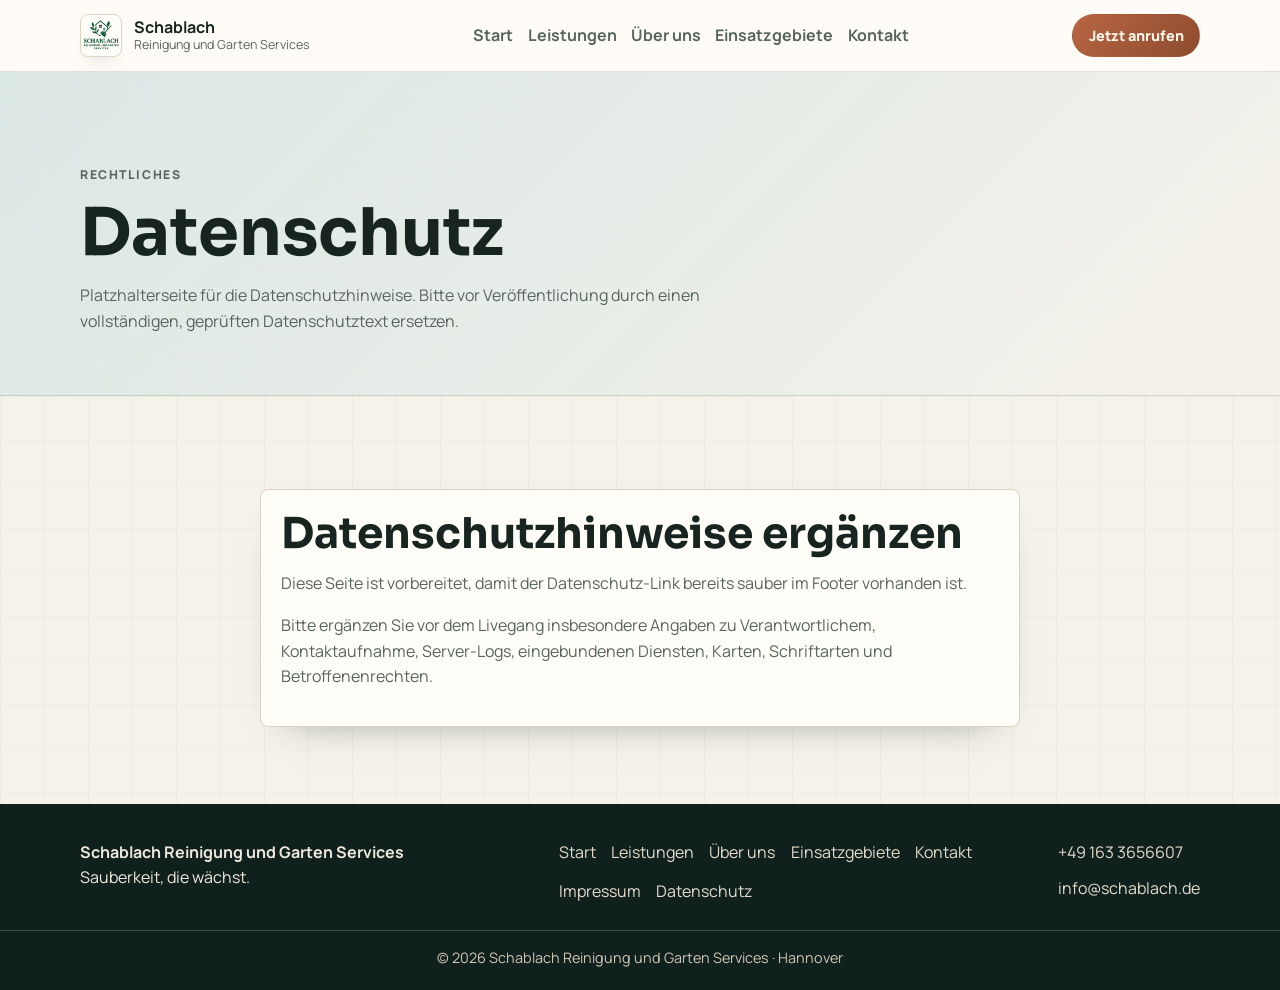
<file: datenschutz.html>
<!doctype html>
<html lang="de">
<head>
  <meta charset="utf-8">
  <meta name="viewport" content="width=device-width, initial-scale=1">
  <meta name="description" content="Datenschutz Platzhalter für Schablach Reinigung und Garten Services.">
  <title>Datenschutz | Schablach Reinigung und Garten Services</title>
  <link rel="icon" type="image/png" sizes="32x32" href="pictures/favicon-32.png">
  <link rel="shortcut icon" type="image/png" href="pictures/favicon-32.png">
  <link rel="apple-touch-icon" sizes="180x180" href="pictures/apple-touch-icon.png">
  <link rel="preconnect" href="https://fonts.googleapis.com">
  <link rel="preconnect" href="https://fonts.gstatic.com" crossorigin>
  <link href="https://fonts.googleapis.com/css2?family=Manrope:wght@400;500;600;700;800&family=Sora:wght@500;600;700;800&display=swap" rel="stylesheet">
  <link rel="stylesheet" href="styles.css">
</head>
<body>
  <header class="site-header">
    <div class="container nav-wrap">
      <a class="brand" href="index.html" aria-label="Zur Startseite">
        <span class="brand-logo-shell" aria-hidden="true">
          <img class="brand-logo" src="pictures/logo.png" alt="Schablach Logo">
        </span>
        <span>
          <strong>Schablach</strong>
          <small>Reinigung und Garten Services</small>
        </span>
      </a>
      <button class="nav-toggle" type="button" aria-label="Menü öffnen" aria-expanded="false" aria-controls="main-nav">
        <span aria-hidden="true"></span>
        <span aria-hidden="true"></span>
        <span aria-hidden="true"></span>
      </button>
      <nav id="main-nav" class="site-nav" aria-label="Hauptnavigation">
        <a data-nav href="index.html">Start</a>
        <a data-nav href="leistungen.html">Leistungen</a>
        <a data-nav href="ueber-uns.html">Über uns</a>
        <a data-nav href="einsatzgebiete.html">Einsatzgebiete</a>
        <a data-nav href="kontakt.html">Kontakt</a>
      </nav>
      <a class="btn btn-small header-call" href="tel:+491633656607">Jetzt anrufen</a>
    </div>
  </header>

  <main>
    <section class="page-hero reveal">
      <div class="container">
        <p class="eyebrow">Rechtliches</p>
        <h1>Datenschutz</h1>
        <p>Platzhalterseite für die Datenschutzhinweise. Bitte vor Veröffentlichung durch einen vollständigen, geprüften Datenschutztext ersetzen.</p>
      </div>
    </section>

    <section class="section">
      <div class="container legal-content">
        <article class="panel reveal">
          <h2>Datenschutzhinweise ergänzen</h2>
          <p>Diese Seite ist vorbereitet, damit der Datenschutz-Link bereits sauber im Footer vorhanden ist.</p>
          <p>Bitte ergänzen Sie vor dem Livegang insbesondere Angaben zu Verantwortlichem, Kontaktaufnahme, Server-Logs, eingebundenen Diensten, Karten, Schriftarten und Betroffenenrechten.</p>
        </article>
      </div>
    </section>
  </main>

  <footer class="site-footer">
    <div class="container footer-grid">
      <div>
        <strong>Schablach Reinigung und Garten Services</strong>
        <p>Sauberkeit, die wächst.</p>
      </div>
      <nav aria-label="Footer Navigation">
        <a href="index.html">Start</a>
        <a href="leistungen.html">Leistungen</a>
        <a href="ueber-uns.html">Über uns</a>
        <a href="einsatzgebiete.html">Einsatzgebiete</a>
        <a href="kontakt.html">Kontakt</a>
        <a href="impressum.html">Impressum</a>
        <a href="datenschutz.html">Datenschutz</a>
      </nav>
      <div class="footer-contact">
        <a href="tel:+491633656607">+49 163 3656607</a>
        <a href="mailto:info@schablach.de">info@schablach.de</a>
      </div>
    </div>
    <p class="copyright">© <span id="year"></span> Schablach Reinigung und Garten Services · Hannover</p>
  </footer>

  <div class="mobile-sticky-contact" aria-label="Schnellkontakt">
    <a href="tel:+491633656607">Anrufen</a>
    <a href="https://wa.me/491633656607" target="_blank" rel="noopener noreferrer">WhatsApp</a>
  </div>

  <script src="script.js"></script>
</body>
</html>
</file>
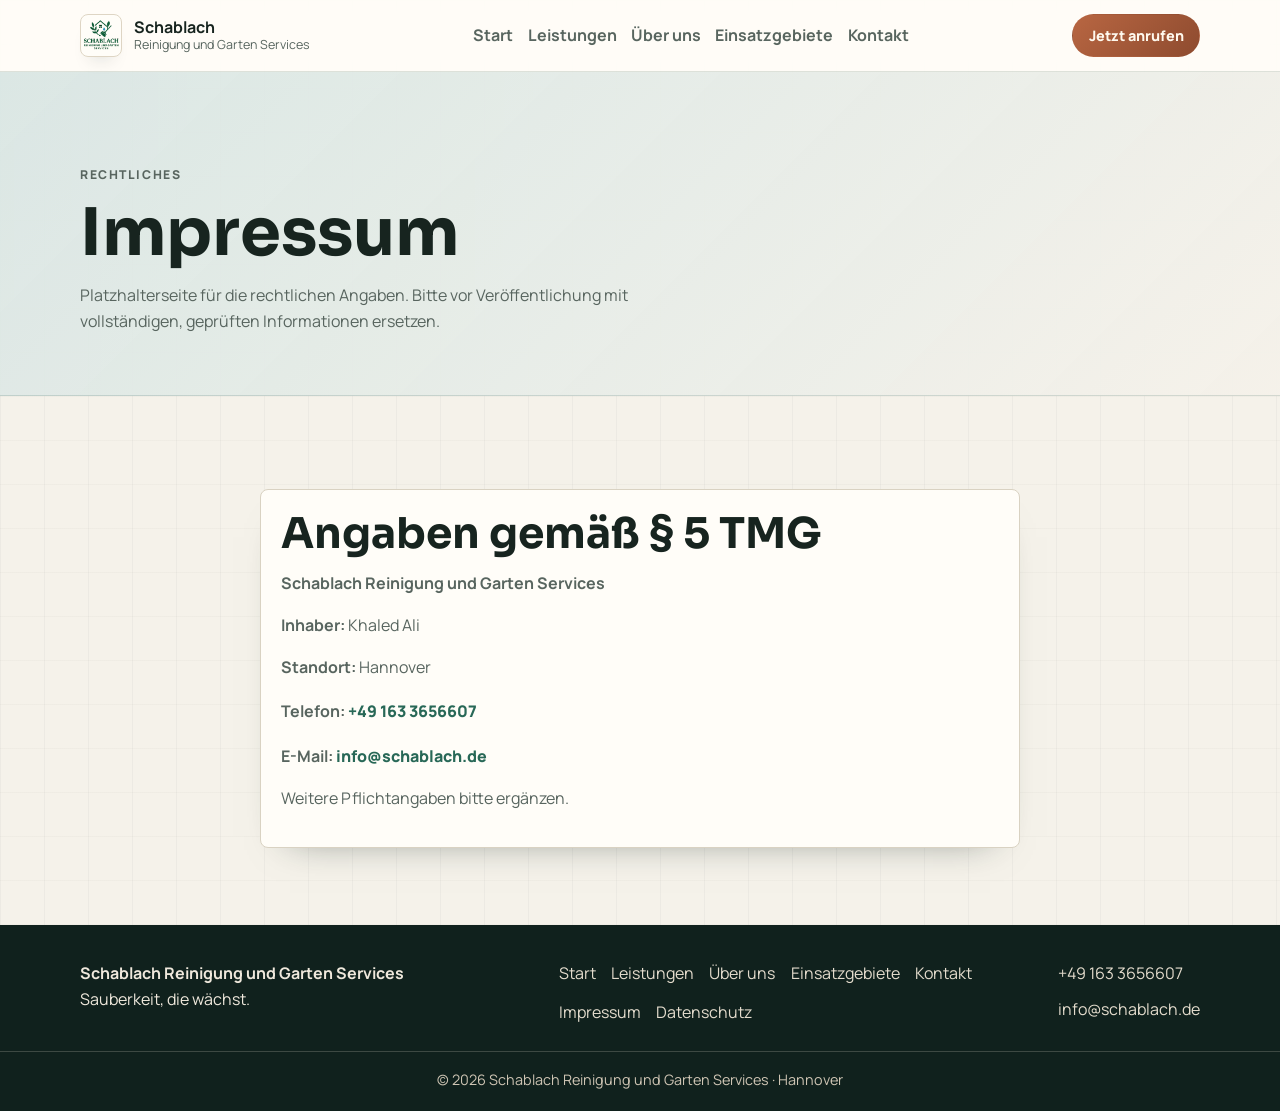
<file: impressum.html>
<!doctype html>
<html lang="de">
<head>
  <meta charset="utf-8">
  <meta name="viewport" content="width=device-width, initial-scale=1">
  <meta name="description" content="Impressum Platzhalter für Schablach Reinigung und Garten Services.">
  <title>Impressum | Schablach Reinigung und Garten Services</title>
  <link rel="icon" type="image/png" sizes="32x32" href="pictures/favicon-32.png">
  <link rel="shortcut icon" type="image/png" href="pictures/favicon-32.png">
  <link rel="apple-touch-icon" sizes="180x180" href="pictures/apple-touch-icon.png">
  <link rel="preconnect" href="https://fonts.googleapis.com">
  <link rel="preconnect" href="https://fonts.gstatic.com" crossorigin>
  <link href="https://fonts.googleapis.com/css2?family=Manrope:wght@400;500;600;700;800&family=Sora:wght@500;600;700;800&display=swap" rel="stylesheet">
  <link rel="stylesheet" href="styles.css">
</head>
<body>
  <header class="site-header">
    <div class="container nav-wrap">
      <a class="brand" href="index.html" aria-label="Zur Startseite">
        <span class="brand-logo-shell" aria-hidden="true">
          <img class="brand-logo" src="pictures/logo.png" alt="Schablach Logo">
        </span>
        <span>
          <strong>Schablach</strong>
          <small>Reinigung und Garten Services</small>
        </span>
      </a>
      <button class="nav-toggle" type="button" aria-label="Menü öffnen" aria-expanded="false" aria-controls="main-nav">
        <span aria-hidden="true"></span>
        <span aria-hidden="true"></span>
        <span aria-hidden="true"></span>
      </button>
      <nav id="main-nav" class="site-nav" aria-label="Hauptnavigation">
        <a data-nav href="index.html">Start</a>
        <a data-nav href="leistungen.html">Leistungen</a>
        <a data-nav href="ueber-uns.html">Über uns</a>
        <a data-nav href="einsatzgebiete.html">Einsatzgebiete</a>
        <a data-nav href="kontakt.html">Kontakt</a>
      </nav>
      <a class="btn btn-small header-call" href="tel:+491633656607">Jetzt anrufen</a>
    </div>
  </header>

  <main>
    <section class="page-hero reveal">
      <div class="container">
        <p class="eyebrow">Rechtliches</p>
        <h1>Impressum</h1>
        <p>Platzhalterseite für die rechtlichen Angaben. Bitte vor Veröffentlichung mit vollständigen, geprüften Informationen ersetzen.</p>
      </div>
    </section>

    <section class="section">
      <div class="container legal-content">
        <article class="panel reveal">
          <h2>Angaben gemäß § 5 TMG</h2>
          <p><strong>Schablach Reinigung und Garten Services</strong></p>
          <p><strong>Inhaber:</strong> Khaled Ali</p>
          <p><strong>Standort:</strong> Hannover</p>
          <p><strong>Telefon:</strong> <a class="text-link" href="tel:+491633656607">+49 163 3656607</a></p>
          <p><strong>E-Mail:</strong> <a class="text-link" href="mailto:info@schablach.de">info@schablach.de</a></p>
          <p>Weitere Pflichtangaben bitte ergänzen.</p>
        </article>
      </div>
    </section>
  </main>

  <footer class="site-footer">
    <div class="container footer-grid">
      <div>
        <strong>Schablach Reinigung und Garten Services</strong>
        <p>Sauberkeit, die wächst.</p>
      </div>
      <nav aria-label="Footer Navigation">
        <a href="index.html">Start</a>
        <a href="leistungen.html">Leistungen</a>
        <a href="ueber-uns.html">Über uns</a>
        <a href="einsatzgebiete.html">Einsatzgebiete</a>
        <a href="kontakt.html">Kontakt</a>
        <a href="impressum.html">Impressum</a>
        <a href="datenschutz.html">Datenschutz</a>
      </nav>
      <div class="footer-contact">
        <a href="tel:+491633656607">+49 163 3656607</a>
        <a href="mailto:info@schablach.de">info@schablach.de</a>
      </div>
    </div>
    <p class="copyright">© <span id="year"></span> Schablach Reinigung und Garten Services · Hannover</p>
  </footer>

  <div class="mobile-sticky-contact" aria-label="Schnellkontakt">
    <a href="tel:+491633656607">Anrufen</a>
    <a href="https://wa.me/491633656607" target="_blank" rel="noopener noreferrer">WhatsApp</a>
  </div>

  <script src="script.js"></script>
</body>
</html>
</file>
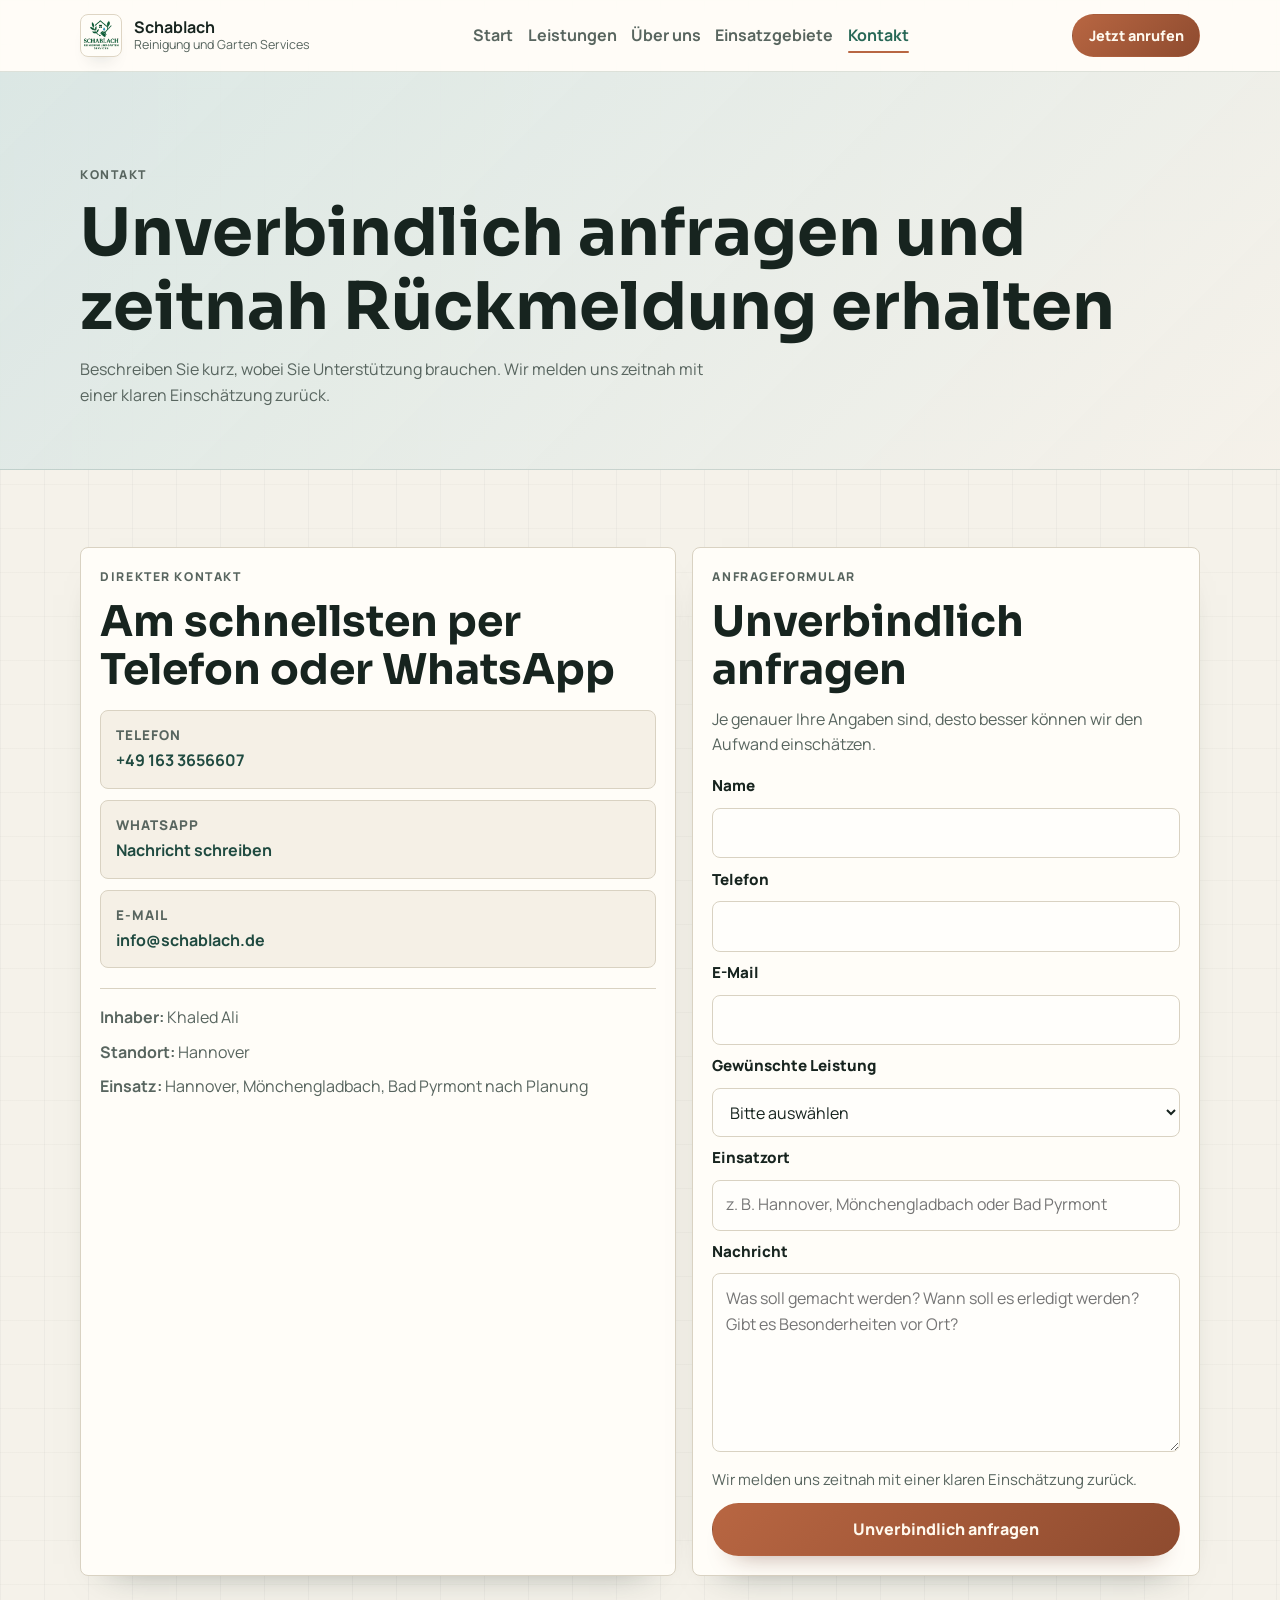
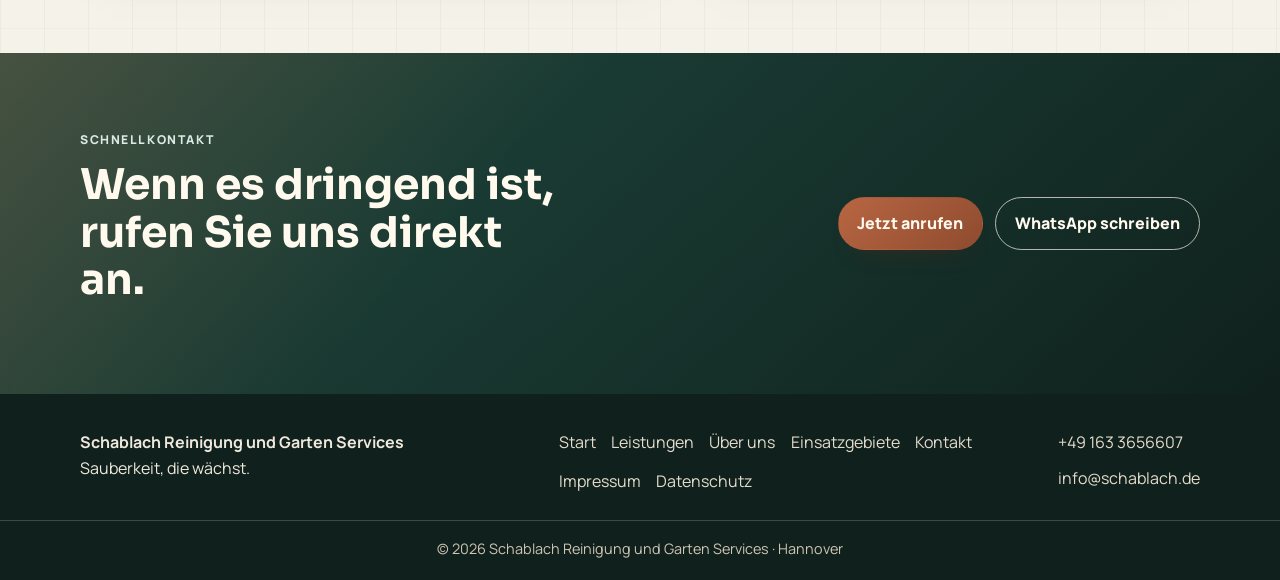
<file: kontakt.html>
<!doctype html>
<html lang="de">
<head>
  <meta charset="utf-8">
  <meta name="viewport" content="width=device-width, initial-scale=1">
  <meta name="description" content="Kontakt zu Schablach Reinigung und Garten Services in Hannover. Telefon, WhatsApp, E-Mail und Anfrageformular.">
  <title>Kontakt | Schablach Reinigung und Garten Services</title>
  <link rel="icon" type="image/png" sizes="32x32" href="pictures/favicon-32.png">
  <link rel="shortcut icon" type="image/png" href="pictures/favicon-32.png">
  <link rel="apple-touch-icon" sizes="180x180" href="pictures/apple-touch-icon.png">
  <link rel="preconnect" href="https://fonts.googleapis.com">
  <link rel="preconnect" href="https://fonts.gstatic.com" crossorigin>
  <link href="https://fonts.googleapis.com/css2?family=Manrope:wght@400;500;600;700;800&family=Sora:wght@500;600;700;800&display=swap" rel="stylesheet">
  <link rel="stylesheet" href="styles.css">
</head>
<body>
  <header class="site-header">
    <div class="container nav-wrap">
      <a class="brand" href="index.html" aria-label="Zur Startseite">
        <span class="brand-logo-shell" aria-hidden="true">
          <img class="brand-logo" src="pictures/logo.png" alt="Schablach Logo">
        </span>
        <span>
          <strong>Schablach</strong>
          <small>Reinigung und Garten Services</small>
        </span>
      </a>
      <button class="nav-toggle" type="button" aria-label="Menü öffnen" aria-expanded="false" aria-controls="main-nav">
        <span aria-hidden="true"></span>
        <span aria-hidden="true"></span>
        <span aria-hidden="true"></span>
      </button>
      <nav id="main-nav" class="site-nav" aria-label="Hauptnavigation">
        <a data-nav href="index.html">Start</a>
        <a data-nav href="leistungen.html">Leistungen</a>
        <a data-nav href="ueber-uns.html">Über uns</a>
        <a data-nav href="einsatzgebiete.html">Einsatzgebiete</a>
        <a data-nav href="kontakt.html">Kontakt</a>
      </nav>
      <a class="btn btn-small header-call" href="tel:+491633656607">Jetzt anrufen</a>
    </div>
  </header>

  <main>
    <section class="page-hero reveal">
      <div class="container">
        <p class="eyebrow">Kontakt</p>
        <h1>Unverbindlich anfragen und zeitnah Rückmeldung erhalten</h1>
        <p>Beschreiben Sie kurz, wobei Sie Unterstützung brauchen. Wir melden uns zeitnah mit einer klaren Einschätzung zurück.</p>
      </div>
    </section>

    <section class="section">
      <div class="container contact-grid-page">
        <article class="contact-box reveal">
          <p class="eyebrow">Direkter Kontakt</p>
          <h2>Am schnellsten per Telefon oder WhatsApp</h2>
          <div class="contact-methods">
            <a class="contact-method" href="tel:+491633656607">
              <span>Telefon</span>
              <strong>+49 163 3656607</strong>
            </a>
            <a class="contact-method" href="https://wa.me/491633656607" target="_blank" rel="noopener noreferrer">
              <span>WhatsApp</span>
              <strong>Nachricht schreiben</strong>
            </a>
            <a class="contact-method" href="mailto:info@schablach.de">
              <span>E-Mail</span>
              <strong>info@schablach.de</strong>
            </a>
          </div>
          <div class="contact-facts">
            <p><strong>Inhaber:</strong> Khaled Ali</p>
            <p><strong>Standort:</strong> Hannover</p>
            <p><strong>Einsatz:</strong> Hannover, Mönchengladbach, Bad Pyrmont nach Planung</p>
          </div>
        </article>

        <article class="contact-box reveal">
          <p class="eyebrow">Anfrageformular</p>
          <h2>Unverbindlich anfragen</h2>
          <p>Je genauer Ihre Angaben sind, desto besser können wir den Aufwand einschätzen.</p>
          <form class="contact-form" action="mailto:info@schablach.de" method="post" enctype="text/plain">
            <label for="name">Name</label>
            <input id="name" name="Name" type="text" autocomplete="name" required>

            <label for="phone">Telefon</label>
            <input id="phone" name="Telefon" type="tel" autocomplete="tel" required>

            <label for="mail">E-Mail</label>
            <input id="mail" name="E-Mail" type="email" autocomplete="email">

            <label for="service">Gewünschte Leistung</label>
            <select id="service" name="Gewünschte Leistung" required>
              <option value="">Bitte auswählen</option>
              <option>Reinigung</option>
              <option>Entrümpelung</option>
              <option>Gartenpflege</option>
              <option>Bodenarbeiten</option>
              <option>Mehrere Leistungen</option>
            </select>

            <label for="location">Einsatzort</label>
            <input id="location" name="Einsatzort" type="text" autocomplete="address-level2" placeholder="z. B. Hannover, Mönchengladbach oder Bad Pyrmont" required>

            <label for="message">Nachricht</label>
            <textarea id="message" name="Nachricht" rows="6" placeholder="Was soll gemacht werden? Wann soll es erledigt werden? Gibt es Besonderheiten vor Ort?" required></textarea>

            <p class="form-note">Wir melden uns zeitnah mit einer klaren Einschätzung zurück.</p>
            <button class="btn" type="submit">Unverbindlich anfragen</button>
          </form>
        </article>
      </div>
    </section>

    <section class="section cta-strip reveal">
      <div class="container cta-content">
        <div>
          <p class="eyebrow light">Schnellkontakt</p>
          <h2>Wenn es dringend ist, rufen Sie uns direkt an.</h2>
        </div>
        <div class="cta-actions">
          <a class="btn" href="tel:+491633656607">Jetzt anrufen</a>
          <a class="btn btn-ghost-light" href="https://wa.me/491633656607" target="_blank" rel="noopener noreferrer">WhatsApp schreiben</a>
        </div>
      </div>
    </section>
  </main>

  <footer class="site-footer">
    <div class="container footer-grid">
      <div>
        <strong>Schablach Reinigung und Garten Services</strong>
        <p>Sauberkeit, die wächst.</p>
      </div>
      <nav aria-label="Footer Navigation">
        <a href="index.html">Start</a>
        <a href="leistungen.html">Leistungen</a>
        <a href="ueber-uns.html">Über uns</a>
        <a href="einsatzgebiete.html">Einsatzgebiete</a>
        <a href="kontakt.html">Kontakt</a>
        <a href="impressum.html">Impressum</a>
        <a href="datenschutz.html">Datenschutz</a>
      </nav>
      <div class="footer-contact">
        <a href="tel:+491633656607">+49 163 3656607</a>
        <a href="mailto:info@schablach.de">info@schablach.de</a>
      </div>
    </div>
    <p class="copyright">© <span id="year"></span> Schablach Reinigung und Garten Services · Hannover</p>
  </footer>

  <div class="mobile-sticky-contact" aria-label="Schnellkontakt">
    <a href="tel:+491633656607">Anrufen</a>
    <a href="https://wa.me/491633656607" target="_blank" rel="noopener noreferrer">WhatsApp</a>
  </div>

  <script src="script.js"></script>
</body>
</html>
</file>
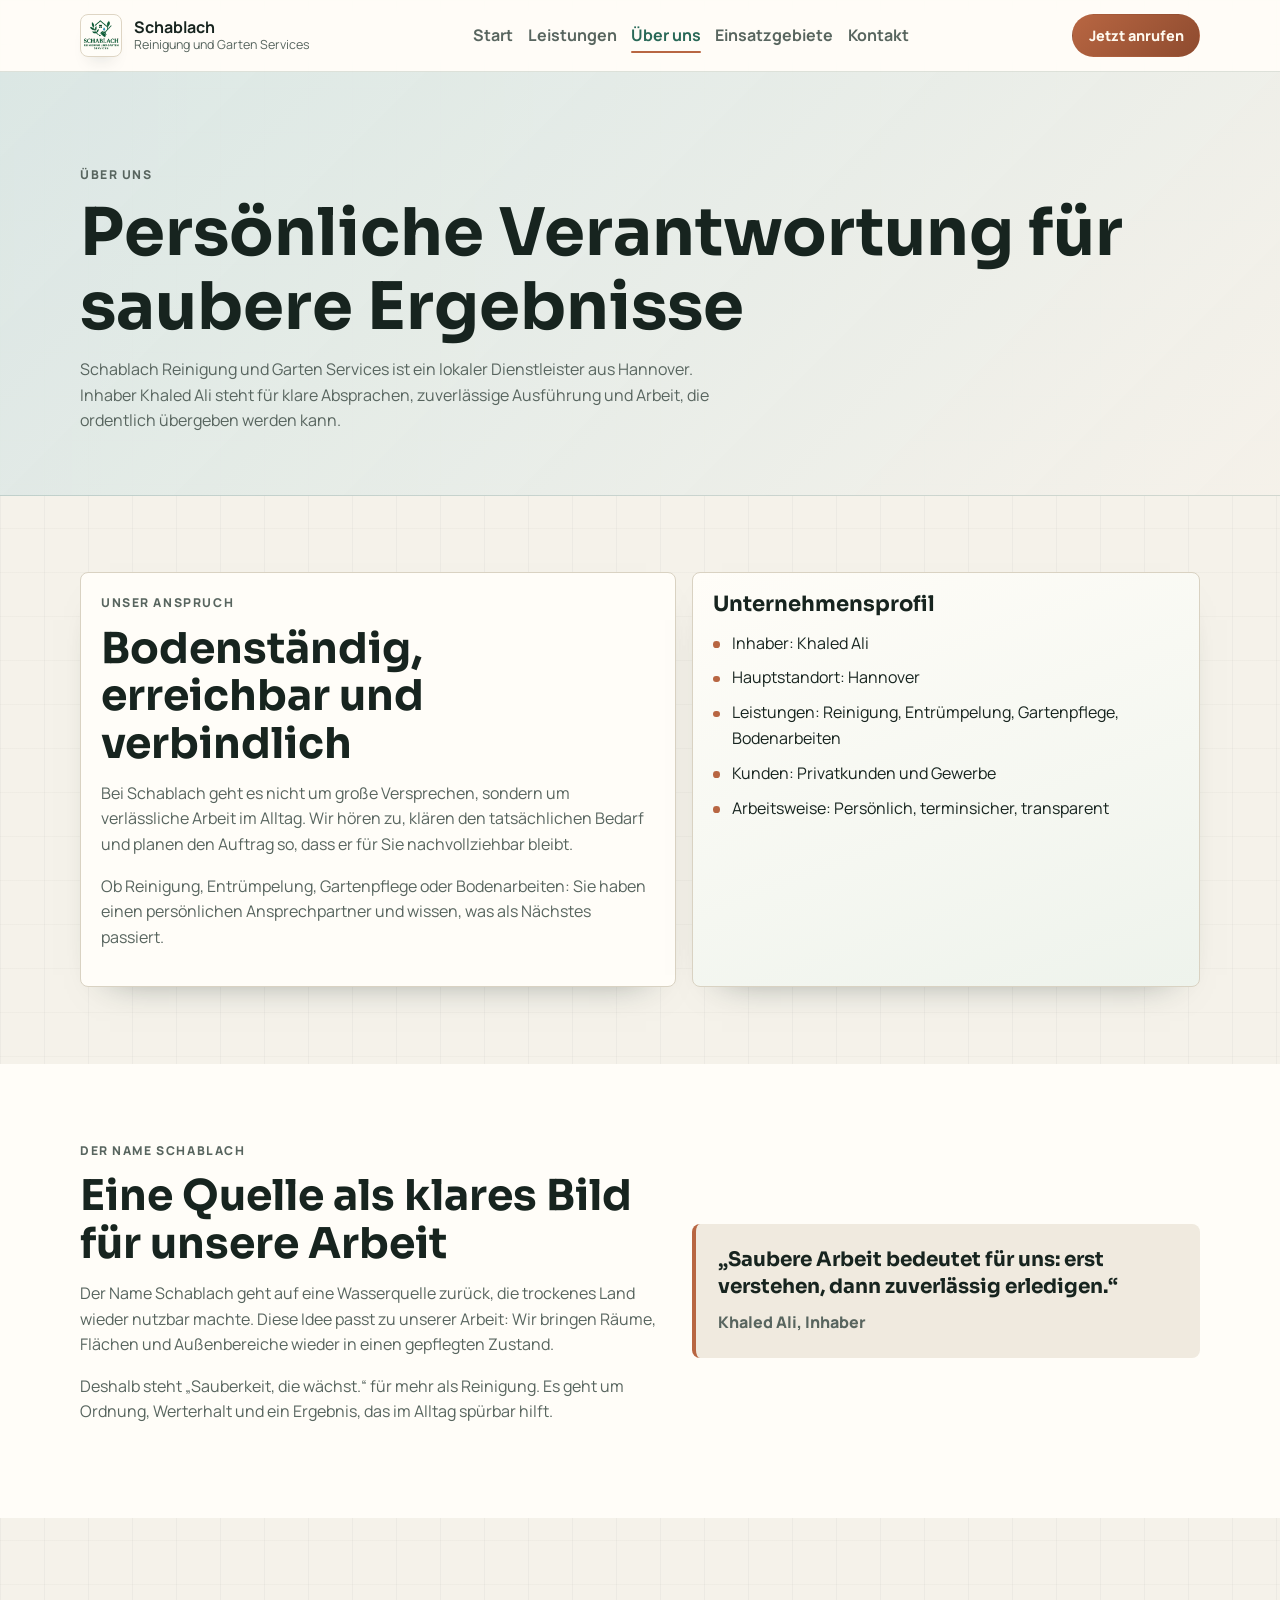
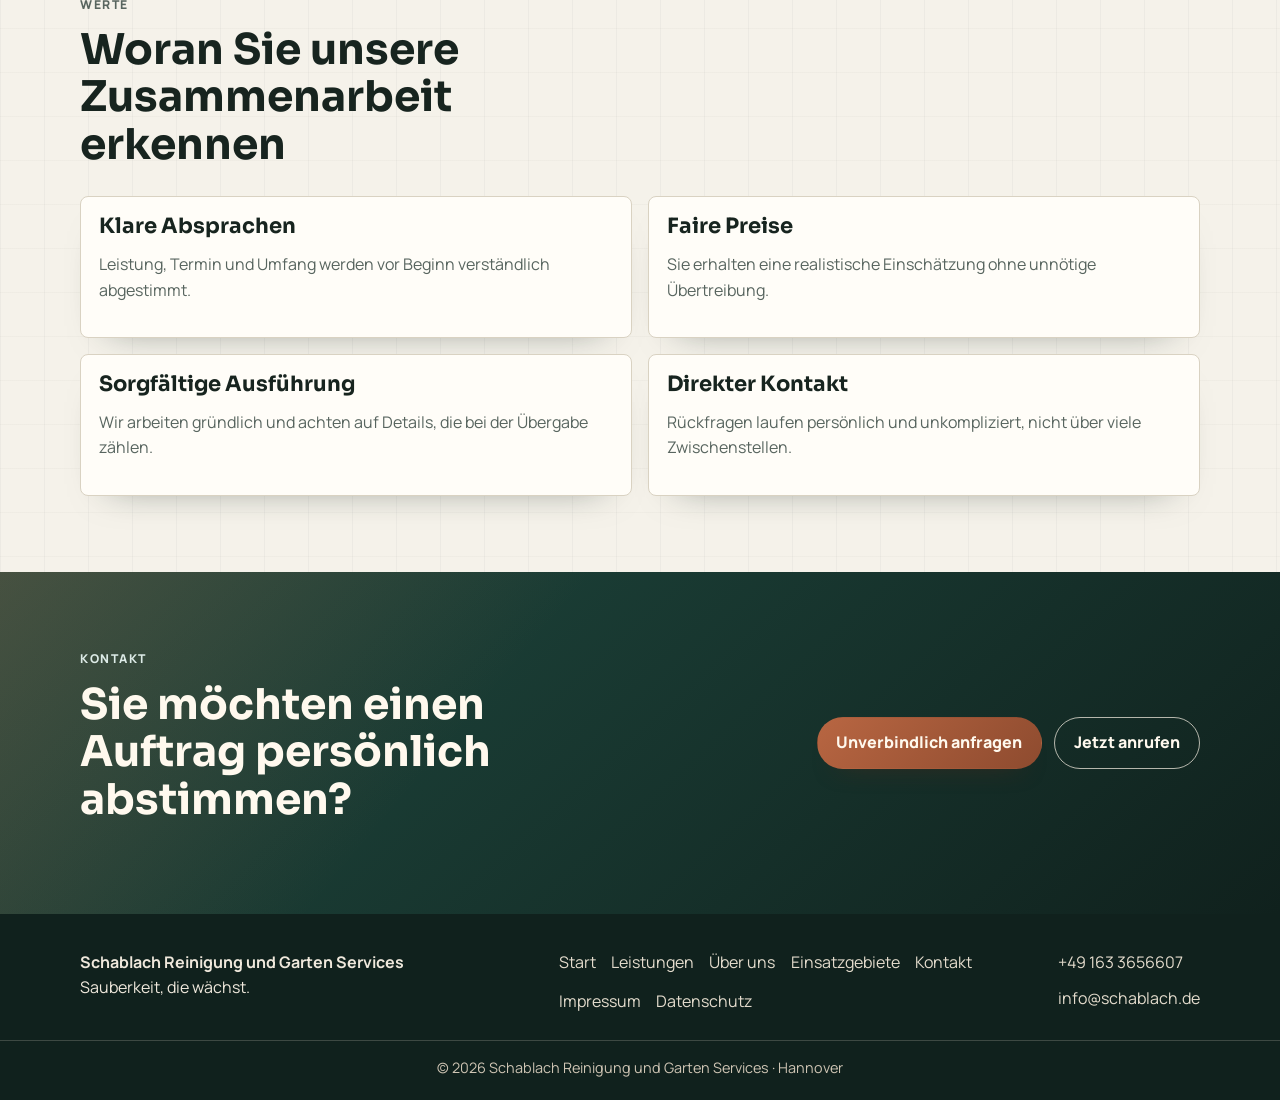
<file: ueber-uns.html>
<!doctype html>
<html lang="de">
<head>
  <meta charset="utf-8">
  <meta name="viewport" content="width=device-width, initial-scale=1">
  <meta name="description" content="Über Schablach Reinigung und Garten Services aus Hannover. Persönliche Betreuung, klare Absprachen und zuverlässige Ausführung.">
  <title>Über uns | Schablach Reinigung und Garten Services</title>
  <link rel="icon" type="image/png" sizes="32x32" href="pictures/favicon-32.png">
  <link rel="shortcut icon" type="image/png" href="pictures/favicon-32.png">
  <link rel="apple-touch-icon" sizes="180x180" href="pictures/apple-touch-icon.png">
  <link rel="preconnect" href="https://fonts.googleapis.com">
  <link rel="preconnect" href="https://fonts.gstatic.com" crossorigin>
  <link href="https://fonts.googleapis.com/css2?family=Manrope:wght@400;500;600;700;800&family=Sora:wght@500;600;700;800&display=swap" rel="stylesheet">
  <link rel="stylesheet" href="styles.css">
</head>
<body>
  <header class="site-header">
    <div class="container nav-wrap">
      <a class="brand" href="index.html" aria-label="Zur Startseite">
        <span class="brand-logo-shell" aria-hidden="true">
          <img class="brand-logo" src="pictures/logo.png" alt="Schablach Logo">
        </span>
        <span>
          <strong>Schablach</strong>
          <small>Reinigung und Garten Services</small>
        </span>
      </a>
      <button class="nav-toggle" type="button" aria-label="Menü öffnen" aria-expanded="false" aria-controls="main-nav">
        <span aria-hidden="true"></span>
        <span aria-hidden="true"></span>
        <span aria-hidden="true"></span>
      </button>
      <nav id="main-nav" class="site-nav" aria-label="Hauptnavigation">
        <a data-nav href="index.html">Start</a>
        <a data-nav href="leistungen.html">Leistungen</a>
        <a data-nav href="ueber-uns.html">Über uns</a>
        <a data-nav href="einsatzgebiete.html">Einsatzgebiete</a>
        <a data-nav href="kontakt.html">Kontakt</a>
      </nav>
      <a class="btn btn-small header-call" href="tel:+491633656607">Jetzt anrufen</a>
    </div>
  </header>

  <main>
    <section class="page-hero reveal">
      <div class="container">
        <p class="eyebrow">Über uns</p>
        <h1>Persönliche Verantwortung für saubere Ergebnisse</h1>
        <p>Schablach Reinigung und Garten Services ist ein lokaler Dienstleister aus Hannover. Inhaber Khaled Ali steht für klare Absprachen, zuverlässige Ausführung und Arbeit, die ordentlich übergeben werden kann.</p>
      </div>
    </section>

    <section class="section">
      <div class="container split-grid">
        <article class="panel reveal">
          <p class="eyebrow">Unser Anspruch</p>
          <h2>Bodenständig, erreichbar und verbindlich</h2>
          <p>
            Bei Schablach geht es nicht um große Versprechen, sondern um verlässliche Arbeit im Alltag. Wir hören zu, klären den tatsächlichen Bedarf und planen den Auftrag so, dass er für Sie nachvollziehbar bleibt.
          </p>
          <p>
            Ob Reinigung, Entrümpelung, Gartenpflege oder Bodenarbeiten: Sie haben einen persönlichen Ansprechpartner und wissen, was als Nächstes passiert.
          </p>
        </article>
        <article class="panel panel-soft reveal">
          <h3>Unternehmensprofil</h3>
          <ul class="clean-list">
            <li>Inhaber: Khaled Ali</li>
            <li>Hauptstandort: Hannover</li>
            <li>Leistungen: Reinigung, Entrümpelung, Gartenpflege, Bodenarbeiten</li>
            <li>Kunden: Privatkunden und Gewerbe</li>
            <li>Arbeitsweise: Persönlich, terminsicher, transparent</li>
          </ul>
        </article>
      </div>
    </section>

    <section class="section story-section">
      <div class="container split-grid">
        <article class="content-block reveal">
          <p class="eyebrow">Der Name Schablach</p>
          <h2>Eine Quelle als klares Bild für unsere Arbeit</h2>
          <p>
            Der Name Schablach geht auf eine Wasserquelle zurück, die trockenes Land wieder nutzbar machte. Diese Idee passt zu unserer Arbeit: Wir bringen Räume, Flächen und Außenbereiche wieder in einen gepflegten Zustand.
          </p>
          <p>
            Deshalb steht „Sauberkeit, die wächst.“ für mehr als Reinigung. Es geht um Ordnung, Werterhalt und ein Ergebnis, das im Alltag spürbar hilft.
          </p>
        </article>
        <div class="quote-block reveal">
          <p>„Saubere Arbeit bedeutet für uns: erst verstehen, dann zuverlässig erledigen.“</p>
          <span>Khaled Ali, Inhaber</span>
        </div>
      </div>
    </section>

    <section class="section">
      <div class="container">
        <div class="section-head reveal">
          <p class="eyebrow">Werte</p>
          <h2>Woran Sie unsere Zusammenarbeit erkennen</h2>
        </div>
        <div class="value-grid">
          <article class="value-card reveal">
            <h3>Klare Absprachen</h3>
            <p>Leistung, Termin und Umfang werden vor Beginn verständlich abgestimmt.</p>
          </article>
          <article class="value-card reveal">
            <h3>Faire Preise</h3>
            <p>Sie erhalten eine realistische Einschätzung ohne unnötige Übertreibung.</p>
          </article>
          <article class="value-card reveal">
            <h3>Sorgfältige Ausführung</h3>
            <p>Wir arbeiten gründlich und achten auf Details, die bei der Übergabe zählen.</p>
          </article>
          <article class="value-card reveal">
            <h3>Direkter Kontakt</h3>
            <p>Rückfragen laufen persönlich und unkompliziert, nicht über viele Zwischenstellen.</p>
          </article>
        </div>
      </div>
    </section>

    <section class="section cta-strip reveal">
      <div class="container cta-content">
        <div>
          <p class="eyebrow light">Kontakt</p>
          <h2>Sie möchten einen Auftrag persönlich abstimmen?</h2>
        </div>
        <div class="cta-actions">
          <a class="btn" href="kontakt.html">Unverbindlich anfragen</a>
          <a class="btn btn-ghost-light" href="tel:+491633656607">Jetzt anrufen</a>
        </div>
      </div>
    </section>
  </main>

  <footer class="site-footer">
    <div class="container footer-grid">
      <div>
        <strong>Schablach Reinigung und Garten Services</strong>
        <p>Sauberkeit, die wächst.</p>
      </div>
      <nav aria-label="Footer Navigation">
        <a href="index.html">Start</a>
        <a href="leistungen.html">Leistungen</a>
        <a href="ueber-uns.html">Über uns</a>
        <a href="einsatzgebiete.html">Einsatzgebiete</a>
        <a href="kontakt.html">Kontakt</a>
        <a href="impressum.html">Impressum</a>
        <a href="datenschutz.html">Datenschutz</a>
      </nav>
      <div class="footer-contact">
        <a href="tel:+491633656607">+49 163 3656607</a>
        <a href="mailto:info@schablach.de">info@schablach.de</a>
      </div>
    </div>
    <p class="copyright">© <span id="year"></span> Schablach Reinigung und Garten Services · Hannover</p>
  </footer>

  <div class="mobile-sticky-contact" aria-label="Schnellkontakt">
    <a href="tel:+491633656607">Anrufen</a>
    <a href="https://wa.me/491633656607" target="_blank" rel="noopener noreferrer">WhatsApp</a>
  </div>

  <script src="script.js"></script>
</body>
</html>
</file>
<file: styles.css>
:root {
  --blue-980: #10211d;
  --blue-940: #16362f;
  --blue-900: #1f4a40;
  --blue-840: #286857;
  --blue-760: #347763;
  --blue-640: #4e8f7b;
  --sky-200: #d9e7e5;
  --offwhite: #f5f2ea;
  --offwhite-deep: #ece6d9;
  --earth-300: #d5b98f;
  --accent: #b86642;
  --accent-dark: #8e4b2f;
  --paper: #fffdf8;
  --ink: #17241f;
  --ink-soft: #58655f;
  --line: #d9d2c2;
  --radius-sm: 0.35rem;
  --radius-md: 0.5rem;
  --radius-lg: 0.5rem;
  --shadow-soft: 0 18px 38px -30px rgba(20, 38, 33, 0.58);
  --shadow-lift: 0 20px 34px -26px rgba(13, 29, 25, 0.72);
}

*,
*::before,
*::after {
  box-sizing: border-box;
}

html {
  scroll-behavior: smooth;
}

body {
  margin: 0;
  font-family: "Manrope", "Segoe UI", sans-serif;
  color: var(--ink);
  background:
    linear-gradient(90deg, rgba(16, 33, 29, 0.035) 1px, transparent 1px),
    linear-gradient(180deg, rgba(16, 33, 29, 0.025) 1px, transparent 1px),
    var(--offwhite);
  background-size: 44px 44px;
  line-height: 1.6;
  overflow-x: hidden;
}

h1,
h2,
h3,
h4 {
  margin: 0 0 0.85rem;
  font-family: "Sora", "Segoe UI", sans-serif;
  line-height: 1.12;
  letter-spacing: 0;
}

h1 {
  font-size: 2.35rem;
}

h2 {
  font-size: 1.65rem;
}

h3 {
  font-size: 1.18rem;
}

p {
  margin: 0 0 1rem;
}

a {
  color: inherit;
}

img {
  display: block;
  max-width: 100%;
}

button,
input,
select,
textarea {
  font: inherit;
}

.container {
  width: min(1120px, calc(100% - 2rem));
  margin-inline: auto;
}

.section {
  padding: 3.4rem 0;
}

.eyebrow {
  margin: 0 0 0.75rem;
  text-transform: uppercase;
  letter-spacing: 0.13em;
  font-size: 0.76rem;
  font-weight: 800;
  color: var(--blue-760);
}

.eyebrow.light {
  color: #dceae6;
}

.site-header {
  position: sticky;
  top: 0;
  z-index: 40;
  background: color-mix(in srgb, var(--paper) 92%, transparent);
  border-bottom: 1px solid rgba(44, 77, 64, 0.16);
  backdrop-filter: blur(14px);
}

.nav-wrap {
  min-height: 4.45rem;
  display: grid;
  grid-template-columns: minmax(0, 1fr) auto;
  align-items: center;
  gap: 0.7rem;
}

.brand {
  min-width: 0;
  display: inline-flex;
  align-items: center;
  gap: 0.72rem;
  text-decoration: none;
}

.brand-logo-shell {
  width: 2.65rem;
  height: 2.65rem;
  flex: 0 0 auto;
  display: inline-flex;
  align-items: center;
  justify-content: center;
  border-radius: var(--radius-md);
  border: 1px solid #ded5c4;
  background: var(--paper);
  box-shadow: 0 12px 20px -17px rgba(16, 33, 29, 0.85);
  overflow: hidden;
}

.brand-logo {
  width: 100%;
  height: 100%;
  object-fit: contain;
}

.brand strong {
  display: block;
  font-size: 1rem;
  line-height: 1.1;
}

.brand small {
  display: block;
  max-width: 13rem;
  color: var(--ink-soft);
  font-size: 0.78rem;
  line-height: 1.25;
}

.nav-toggle {
  position: relative;
  z-index: 90;
  width: 2.55rem;
  height: 2.55rem;
  display: inline-grid;
  place-content: center;
  gap: 0.26rem;
  border: 1px solid var(--line);
  border-radius: var(--radius-md);
  background: var(--paper);
  color: var(--ink);
  cursor: pointer;
  transition: background 180ms ease, color 180ms ease, border-color 180ms ease;
}

.nav-toggle span {
  width: 1.05rem;
  height: 2px;
  border-radius: 999px;
  background: currentColor;
  transition: transform 180ms ease, opacity 180ms ease;
}

.site-nav {
  grid-column: 1 / -1;
  display: none;
  align-items: center;
  gap: 0.35rem 0.9rem;
  flex-wrap: wrap;
  padding-bottom: 0.85rem;
}

.site-nav.open {
  display: flex;
}

.site-nav a {
  font-weight: 700;
  text-decoration: none;
  color: var(--ink-soft);
  position: relative;
  padding: 0.1rem 0;
}

.site-nav a::after {
  content: "";
  position: absolute;
  left: 0;
  right: 0;
  bottom: -0.18rem;
  height: 2px;
  border-radius: 999px;
  transform: scaleX(0);
  transform-origin: left center;
  background: var(--accent);
  transition: transform 180ms ease;
}

.site-nav a:hover::after,
.site-nav a[aria-current="page"]::after {
  transform: scaleX(1);
}

.site-nav a[aria-current="page"] {
  color: var(--blue-840);
}

.header-call {
  display: none;
}

.btn {
  display: inline-flex;
  align-items: center;
  justify-content: center;
  min-height: 2.85rem;
  text-decoration: none;
  border: 1px solid transparent;
  border-radius: 999px;
  padding: 0.78rem 1.18rem;
  background: linear-gradient(135deg, var(--accent), var(--accent-dark));
  color: #fff9ee;
  font-weight: 800;
  cursor: pointer;
  transition: transform 180ms ease, filter 180ms ease, border-color 180ms ease, color 180ms ease, background 180ms ease;
  box-shadow: 0 16px 26px -22px rgba(93, 41, 23, 0.95);
}

.header-call.btn {
  display: none;
}

.btn:hover,
.btn:focus-visible {
  transform: translateY(-2px);
  filter: brightness(1.04);
}

.btn-small {
  min-height: auto;
  padding: 0.58rem 0.96rem;
  font-size: 0.9rem;
}

.btn-secondary {
  background: var(--paper);
  border-color: #cbbfa9;
  color: var(--blue-900);
  box-shadow: none;
}

.btn-light {
  background: #fff9ee;
  color: var(--blue-940);
  box-shadow: none;
}

.btn-ghost {
  background: transparent;
  border-color: rgba(244, 238, 225, 0.72);
  color: #fff9ee;
  box-shadow: none;
}

.btn-ghost-light {
  background: transparent;
  border-color: rgba(244, 238, 225, 0.72);
  color: #fff9ee;
  box-shadow: none;
}

.hero-home {
  position: relative;
  color: #f9f4e8;
  min-height: 41rem;
  display: grid;
  align-items: end;
  padding: 7rem 0 3.4rem;
  background:
    linear-gradient(100deg, rgba(13, 27, 24, 0.94), rgba(18, 46, 39, 0.82) 54%, rgba(18, 46, 39, 0.38)),
    url("https://images.unsplash.com/photo-1600566753151-384129cf4e3e?auto=format&fit=crop&w=1920&q=80") center / cover no-repeat;
}

.hero-overlay {
  position: absolute;
  inset: 0;
  pointer-events: none;
  background:
    linear-gradient(180deg, rgba(13, 27, 24, 0.18), rgba(13, 27, 24, 0.42)),
    linear-gradient(90deg, rgba(213, 185, 143, 0.08), transparent 38%);
}

.hero-content {
  position: relative;
  z-index: 1;
  max-width: 52rem;
}

.hero-subline {
  max-width: 44rem;
  color: #fff7e8;
  font-size: 1.2rem;
  font-weight: 800;
}

.hero-text {
  max-width: 43rem;
  color: #dfece8;
  font-size: 1.03rem;
}

.hero-actions,
.page-hero-actions {
  display: flex;
  flex-wrap: wrap;
  gap: 0.72rem;
  margin-top: 1.35rem;
}

.hero-points {
  margin: 1.55rem 0 0;
  padding: 0;
  list-style: none;
  display: flex;
  flex-wrap: wrap;
  gap: 0.58rem;
}

.hero-points li {
  border-radius: 999px;
  border: 1px solid rgba(255, 249, 238, 0.38);
  padding: 0.34rem 0.76rem;
  background: rgba(18, 46, 39, 0.56);
  color: #f6f1e5;
  font-size: 0.89rem;
  font-weight: 700;
}

.trust-strip {
  padding: 1rem 0;
  background: var(--paper);
  border-bottom: 1px solid rgba(44, 77, 64, 0.14);
}

.trust-grid {
  display: grid;
  gap: 0.8rem;
}

.trust-item {
  border-left: 3px solid var(--accent);
  padding: 0.55rem 0 0.55rem 0.85rem;
}

.trust-item h2 {
  margin-bottom: 0.2rem;
  font-size: 1rem;
}

.trust-item p {
  margin: 0;
  color: var(--ink-soft);
  font-size: 0.94rem;
}

.section-head {
  max-width: 50rem;
  margin-bottom: 1.75rem;
}

.section-head h2 {
  max-width: 29rem;
}

.section-head p {
  max-width: 43rem;
  color: var(--ink-soft);
}

.service-grid,
.service-detail-grid,
.value-grid,
.area-cards,
.process-grid {
  display: grid;
  gap: 1rem;
}

.service-card,
.detail-card,
.value-card,
.area-card,
.process-step,
.panel,
.contact-box {
  border-radius: var(--radius-md);
  border: 1px solid var(--line);
  background: var(--paper);
  box-shadow: var(--shadow-soft);
}

.service-card {
  overflow: hidden;
}

.service-card img {
  width: 100%;
  aspect-ratio: 16 / 10;
  object-fit: cover;
}

.service-card > div {
  padding: 1.05rem;
}

.service-card p,
.detail-card p,
.value-card p,
.area-card p,
.process-step p,
.panel p,
.contact-box p {
  color: var(--ink-soft);
}

.service-card a,
.text-link {
  display: inline-block;
  margin-top: 0.2rem;
  color: var(--blue-840);
  font-weight: 800;
  text-decoration: none;
}

.service-card a:hover,
.text-link:hover {
  text-decoration: underline;
}

.mini-list {
  margin: 0 0 0.9rem;
  padding: 0;
  list-style: none;
  color: var(--ink-soft);
}

.mini-list li,
.clean-list li {
  position: relative;
  padding-left: 1.15rem;
}

.mini-list li::before,
.clean-list li::before {
  content: "";
  width: 0.42rem;
  height: 0.42rem;
  border-radius: 50%;
  background: var(--accent);
  position: absolute;
  left: 0;
  top: 0.64rem;
}

.split-section {
  background: linear-gradient(180deg, transparent, rgba(217, 231, 229, 0.7), transparent);
}

.split-grid {
  display: grid;
  gap: 1rem;
}

.panel {
  padding: 1.25rem;
}

.panel-green {
  color: #f7f1e6;
  border-color: rgba(255, 249, 238, 0.22);
  background:
    linear-gradient(135deg, rgba(184, 102, 66, 0.18), transparent 42%),
    linear-gradient(145deg, var(--blue-840), var(--blue-980));
}

.panel-soft {
  background: linear-gradient(160deg, var(--paper), #eef3ec);
}

.clean-list {
  margin: 0;
  padding: 0;
  list-style: none;
}

.clean-list li {
  margin-bottom: 0.58rem;
}

.clean-list-light li {
  color: #f4efe4;
}

.clean-list-light li::before {
  background: var(--earth-300);
}

.content-block {
  align-self: center;
}

.content-block p {
  color: var(--ink-soft);
}

.area-preview {
  background: var(--paper);
}

.area-mini-grid {
  display: grid;
  gap: 0.75rem;
}

.area-mini-grid span {
  display: block;
  border-radius: var(--radius-md);
  border: 1px solid var(--line);
  background: linear-gradient(160deg, #fffdf8, #f0eadf);
  padding: 1.05rem 1.1rem;
  font-family: "Sora", "Segoe UI", sans-serif;
  font-weight: 800;
  color: var(--blue-940);
}

.page-hero {
  padding: 5.8rem 0 2.8rem;
  background:
    linear-gradient(135deg, rgba(217, 231, 229, 0.92), rgba(245, 242, 234, 0.96)),
    linear-gradient(90deg, rgba(184, 102, 66, 0.08), transparent 45%);
  border-bottom: 1px solid rgba(44, 77, 64, 0.15);
}

.page-hero p {
  color: var(--ink-soft);
  max-width: 65ch;
}

.page-hero .btn-secondary {
  background: transparent;
}

.detail-card {
  overflow: hidden;
}

.detail-card img {
  width: 100%;
  aspect-ratio: 16 / 9;
  object-fit: cover;
}

.detail-card > div {
  padding: 1.2rem;
}

.detail-card h2 {
  font-size: 1.32rem;
}

.detail-card ul {
  margin: 1rem 0 0;
  padding-left: 1.1rem;
}

.detail-card li {
  margin-bottom: 0.42rem;
}

.process-section {
  background: linear-gradient(180deg, rgba(255, 253, 248, 0.84), rgba(236, 230, 217, 0.68));
}

.process-step,
.value-card,
.area-card {
  padding: 1.1rem;
}

.process-step span,
.coverage-id {
  display: inline-block;
  margin-bottom: 0.36rem;
  color: var(--accent);
  font-size: 0.78rem;
  font-weight: 900;
  letter-spacing: 0.12em;
}

.story-section {
  background: var(--paper);
}

.quote-block {
  align-self: center;
  border-left: 4px solid var(--accent);
  background: #f0eadf;
  padding: 1.35rem;
  border-radius: var(--radius-md);
}

.quote-block p {
  margin-bottom: 0.65rem;
  color: var(--ink);
  font-family: "Sora", "Segoe UI", sans-serif;
  font-size: 1.25rem;
  font-weight: 700;
  line-height: 1.35;
}

.quote-block span {
  color: var(--ink-soft);
  font-weight: 800;
}

.region-intro {
  max-width: 48rem;
  margin-bottom: 1.1rem;
}

.coverage-track {
  display: grid;
  gap: 0.8rem;
  position: relative;
}

.coverage-track::before {
  content: "";
  position: absolute;
  left: 0.9rem;
  top: 0.9rem;
  bottom: 0.9rem;
  width: 2px;
  background: linear-gradient(180deg, var(--blue-640), var(--earth-300));
}

.coverage-stop {
  border-radius: var(--radius-md);
  border: 1px solid var(--line);
  background: linear-gradient(160deg, var(--paper), #f0eadf);
  box-shadow: var(--shadow-soft);
  padding: 1.05rem 1.1rem 1.05rem 2.5rem;
  position: relative;
}

.coverage-stop::before {
  content: "";
  width: 0.78rem;
  height: 0.78rem;
  border-radius: 50%;
  background: var(--blue-760);
  box-shadow: 0 0 0 6px rgba(52, 119, 99, 0.16);
  position: absolute;
  left: 0.56rem;
  top: 1.2rem;
}

.coverage-stop h3 {
  margin-bottom: 0.3rem;
}

.coverage-stop p {
  color: var(--ink-soft);
  margin-bottom: 0;
}

.map-wrap,
.map-panel {
  border-radius: var(--radius-md);
  border: 1px solid var(--line);
  background: var(--paper);
  overflow: hidden;
  box-shadow: var(--shadow-soft);
}

.map-wrap iframe {
  width: 100%;
  min-height: 420px;
  border: 0;
}

.map-panel {
  padding: 0.72rem;
}

.service-map {
  border-radius: var(--radius-md);
  min-height: 330px;
  border: 1px solid #c9d5cf;
}

.map-credit {
  margin: 0.55rem 0 0.12rem;
  font-size: 0.82rem;
  color: var(--ink-soft);
}

.custom-map-marker {
  width: 22px;
  height: 22px;
  border-radius: 50%;
  background: linear-gradient(135deg, #80b79d, #286857);
  border: 2px solid #ffffff;
  box-shadow: 0 8px 14px -8px rgba(15, 35, 30, 0.95);
}

.custom-map-popup h3 {
  margin: 0 0 0.16rem;
  font-family: "Sora", "Segoe UI", sans-serif;
  font-size: 1rem;
}

.custom-map-popup p {
  margin: 0;
  font-size: 0.86rem;
  color: #465f57;
}

.leaflet-popup-content-wrapper {
  border-radius: var(--radius-md);
}

.cta-strip {
  color: #fff9ee;
  background:
    linear-gradient(130deg, rgba(184, 102, 66, 0.26), transparent 38%),
    linear-gradient(138deg, var(--blue-900), var(--blue-980));
}

.cta-content {
  display: grid;
  gap: 1rem;
  align-items: center;
}

.cta-content h2 {
  max-width: 30rem;
}

.cta-actions {
  display: flex;
  gap: 0.75rem;
  flex-wrap: wrap;
}

.contact-grid-page {
  display: grid;
  gap: 1rem;
}

.contact-box {
  padding: 1.2rem;
}

.contact-methods {
  display: grid;
  gap: 0.7rem;
  margin: 1.05rem 0 1.25rem;
}

.contact-method {
  display: grid;
  gap: 0.05rem;
  border-radius: var(--radius-md);
  border: 1px solid var(--line);
  background: #f5f0e6;
  padding: 0.9rem;
  text-decoration: none;
  transition: transform 180ms ease, border-color 180ms ease, background 180ms ease;
}

.contact-method:hover,
.contact-method:focus-visible {
  transform: translateY(-2px);
  border-color: var(--accent);
  background: #fff7e8;
}

.contact-method span {
  color: var(--ink-soft);
  font-size: 0.84rem;
  font-weight: 800;
  text-transform: uppercase;
  letter-spacing: 0.08em;
}

.contact-method strong {
  color: var(--blue-900);
  overflow-wrap: anywhere;
}

.contact-facts {
  border-top: 1px solid var(--line);
  padding-top: 1rem;
}

.contact-facts p {
  margin-bottom: 0.55rem;
}

.contact-form {
  display: grid;
  gap: 0.58rem;
}

.contact-form label {
  font-weight: 800;
  font-size: 0.95rem;
}

.contact-form input,
.contact-form select,
.contact-form textarea {
  width: 100%;
  border-radius: var(--radius-md);
  border: 1px solid var(--line);
  background: #fffefb;
  padding: 0.72rem 0.78rem;
  color: var(--ink);
  transition: border-color 160ms ease, box-shadow 160ms ease;
}

.contact-form input:focus,
.contact-form select:focus,
.contact-form textarea:focus {
  outline: none;
  border-color: var(--blue-760);
  box-shadow: 0 0 0 3px rgba(52, 119, 99, 0.16);
}

.contact-form textarea {
  resize: vertical;
}

.form-note {
  margin: 0.45rem 0 0.1rem;
  color: var(--ink-soft);
  font-size: 0.94rem;
}

.legal-content {
  max-width: 760px;
}

.legal-content .panel {
  margin-top: 1rem;
}

.site-footer {
  background: #10211d;
  color: #efe8dc;
  padding-top: 2.25rem;
}

.footer-grid {
  display: grid;
  gap: 1.2rem;
}

.site-footer nav {
  display: flex;
  flex-wrap: wrap;
  gap: 0.7rem 0.95rem;
}

.site-footer nav a,
.footer-contact a {
  color: #e4dccd;
  text-decoration: none;
}

.site-footer nav a:hover,
.footer-contact a:hover {
  color: #ffffff;
  text-decoration: underline;
}

.footer-contact {
  display: grid;
  gap: 0.35rem;
}

.copyright {
  margin: 1.45rem 0 0;
  text-align: center;
  font-size: 0.9rem;
  color: #cfc5b4;
  border-top: 1px solid rgba(239, 232, 220, 0.2);
  padding: 0.95rem 0 1.28rem;
}

.mobile-sticky-contact {
  position: fixed;
  left: 50%;
  bottom: calc(0.7rem + env(safe-area-inset-bottom, 0px));
  z-index: 60;
  display: none;
  width: min(calc(100% - 1.25rem), 26rem);
  grid-template-columns: repeat(2, minmax(0, 1fr));
  gap: 0.45rem;
  padding: 0.45rem;
  border: 1px solid rgba(239, 232, 220, 0.52);
  border-radius: 999px;
  background: rgba(16, 33, 29, 0.94);
  box-shadow: 0 18px 34px -18px rgba(0, 0, 0, 0.5);
  backdrop-filter: blur(12px);
  transform: translateX(-50%);
}

.mobile-sticky-contact a {
  min-width: 0;
  min-height: 2.75rem;
  display: inline-flex;
  align-items: center;
  justify-content: center;
  border-radius: 999px;
  text-decoration: none;
  color: #fff9ee;
  font-size: 0.95rem;
  font-weight: 900;
  line-height: 1;
  white-space: nowrap;
  padding-inline: 0.75rem;
}

.mobile-sticky-contact a:first-child {
  background: var(--accent);
}

.mobile-sticky-contact a:last-child {
  border: 1px solid rgba(255, 249, 238, 0.42);
  background: rgba(255, 249, 238, 0.06);
}

.reveal {
  opacity: 0;
  transform: translateY(22px);
  transition: opacity 650ms cubic-bezier(0.16, 1, 0.3, 1), transform 650ms cubic-bezier(0.16, 1, 0.3, 1);
}

.reveal.is-visible {
  opacity: 1;
  transform: translateY(0);
}

@media (max-width: 759px) {
  body {
    padding-bottom: calc(4.95rem + env(safe-area-inset-bottom, 0px));
  }

  .site-footer {
    padding-bottom: 1.35rem;
  }

  .mobile-sticky-contact {
    display: grid;
  }

  body.menu-open {
    overflow: hidden;
  }

  body.menu-open .nav-toggle {
    position: fixed;
    top: 0.95rem;
    right: 1rem;
    border-color: rgba(255, 249, 238, 0.25);
    background: rgba(255, 249, 238, 0.1);
    color: #fff9ee;
  }

  body.menu-open .nav-toggle span:nth-child(1) {
    transform: translateY(6px) rotate(45deg);
  }

  body.menu-open .nav-toggle span:nth-child(2) {
    opacity: 0;
  }

  body.menu-open .nav-toggle span:nth-child(3) {
    transform: translateY(-6px) rotate(-45deg);
  }

  .site-header {
    z-index: 80;
  }

  .site-nav {
    position: fixed;
    inset: 0;
    z-index: 75;
    grid-column: auto;
    display: flex;
    min-height: 100dvh;
    padding: 6.2rem 1.2rem 2rem;
    align-items: stretch;
    justify-content: flex-start;
    flex-direction: column;
    gap: 0.35rem;
    background:
      linear-gradient(135deg, rgba(184, 102, 66, 0.2), transparent 42%),
      linear-gradient(145deg, var(--blue-900), var(--blue-980));
    box-shadow: -28px 0 48px -34px rgba(0, 0, 0, 0.75);
    opacity: 0;
    pointer-events: none;
    transform: translateX(100%);
    visibility: hidden;
    transition: transform 260ms cubic-bezier(0.16, 1, 0.3, 1), opacity 180ms ease, visibility 180ms ease;
  }

  .site-nav.open {
    opacity: 1;
    pointer-events: auto;
    transform: translateX(0);
    visibility: visible;
  }

  .site-nav::before {
    content: "Menü";
    margin-bottom: 1.15rem;
    color: #d6cbb9;
    font-family: "Sora", "Segoe UI", sans-serif;
    font-size: 0.86rem;
    font-weight: 800;
    letter-spacing: 0.13em;
    text-transform: uppercase;
  }

  .site-nav a {
    width: 100%;
    border-bottom: 1px solid rgba(255, 249, 238, 0.16);
    padding: 1.05rem 0;
    color: #fff9ee;
    font-family: "Sora", "Segoe UI", sans-serif;
    font-size: 1.45rem;
  }

  .site-nav a::after {
    display: none;
  }

  .site-nav a[aria-current="page"] {
    color: #f2c59f;
  }

  .header-call.btn,
  .hero-actions .btn-light {
    display: none;
  }

  .hero-actions .btn,
  .page-hero-actions .btn,
  .cta-actions .btn,
  .contact-form .btn {
    width: 100%;
  }
}

@media (max-width: 350px) {
  .mobile-sticky-contact {
    width: calc(100% - 0.75rem);
    gap: 0.35rem;
    padding: 0.35rem;
  }

  .mobile-sticky-contact a {
    min-height: 2.6rem;
    padding-inline: 0.45rem;
    font-size: 0.88rem;
  }
}

@media (min-width: 760px) {
  h1 {
    font-size: 3.4rem;
  }

  h2 {
    font-size: 2.2rem;
  }

  h3 {
    font-size: 1.32rem;
  }

  .section {
    padding: 4.8rem 0;
  }

  .nav-wrap {
    grid-template-columns: auto 1fr auto;
  }

  .nav-toggle {
    display: none;
  }

  .site-nav {
    grid-column: auto;
    display: flex;
    justify-content: center;
    padding-bottom: 0;
  }

  .header-call {
    display: inline-flex;
  }

  .header-call.btn {
    display: inline-flex;
  }

  .hero-home {
    min-height: 44rem;
    padding-bottom: 4.4rem;
  }

  .hero-subline {
    font-size: 1.34rem;
  }

  .hero-text {
    font-size: 1.08rem;
  }

  .trust-grid,
  .service-grid,
  .service-detail-grid,
  .value-grid,
  .area-cards {
    grid-template-columns: repeat(2, minmax(0, 1fr));
  }

  .process-grid,
  .coverage-track {
    grid-template-columns: repeat(3, minmax(0, 1fr));
  }

  .coverage-track::before {
    left: 1.1rem;
    right: 1.1rem;
    top: 1.5rem;
    width: auto;
    height: 2px;
    bottom: auto;
    background: linear-gradient(90deg, var(--blue-640), var(--earth-300));
  }

  .coverage-stop {
    padding: 2.25rem 1rem 1rem;
  }

  .coverage-stop::before {
    top: 1.1rem;
    left: 1.02rem;
  }

  .split-grid,
  .contact-grid-page {
    grid-template-columns: 1.08fr 0.92fr;
  }

  .cta-content {
    grid-template-columns: 1.4fr auto;
  }

  .footer-grid {
    grid-template-columns: 1.15fr 1.2fr auto;
  }

}

@media (min-width: 1020px) {
  h1 {
    font-size: 4.1rem;
  }

  h2 {
    font-size: 2.65rem;
  }

  .service-grid-visual {
    grid-template-columns: repeat(4, minmax(0, 1fr));
  }

  .service-detail-grid {
    grid-template-columns: repeat(2, minmax(0, 1fr));
  }

  .detail-card {
    display: grid;
    grid-template-rows: auto 1fr;
  }
}

@media (prefers-reduced-motion: reduce) {
  html {
    scroll-behavior: auto;
  }

  .reveal {
    opacity: 1;
    transform: none;
    transition: none;
  }

  .btn,
  .site-nav a::after,
  .contact-method {
    transition: none;
  }
}
</file>
